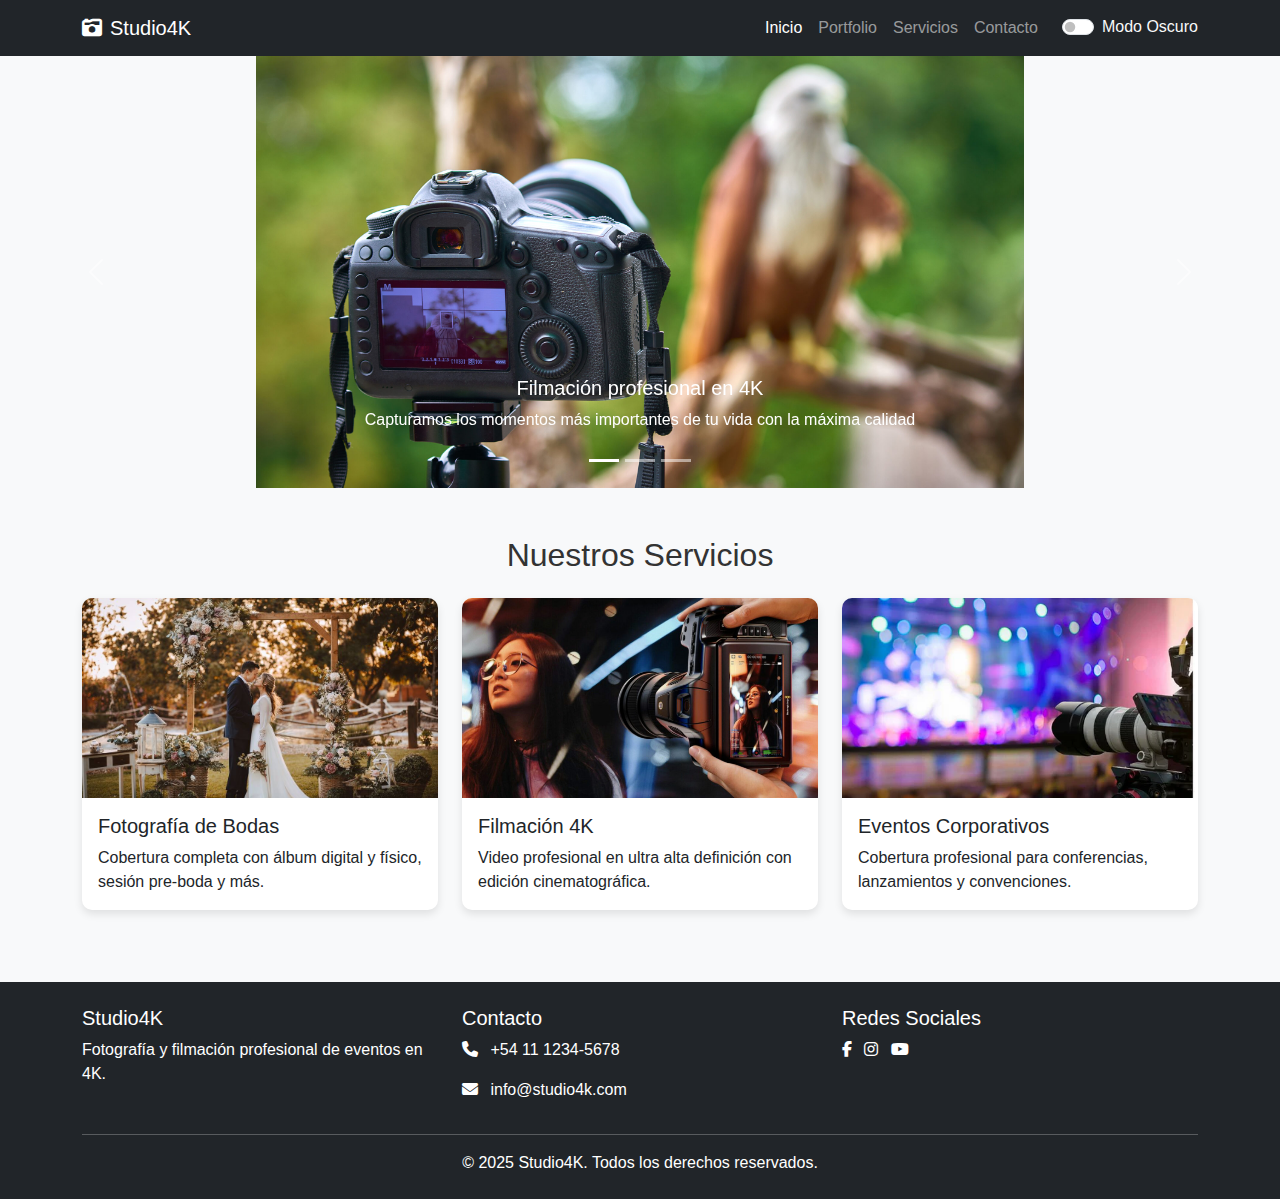
<file: Evaluacion_Colman/index.html>
<!DOCTYPE html>
<html lang="es">
<head>
    <meta charset="UTF-8">
    <meta name="viewport" content="width=device-width, initial-scale=1.0">
    <title>Fotografía y Filmación 4K | Eventos Profesionales</title>
    <!-- Bootstrap 5 CSS -->
    <link href="https://cdn.jsdelivr.net/npm/bootstrap@5.3.0/dist/css/bootstrap.min.css" rel="stylesheet">
    <!-- Font Awesome para íconos -->
    <link rel="stylesheet" href="https://cdnjs.cloudflare.com/ajax/libs/font-awesome/6.4.0/css/all.min.css">
    <!-- CSS personalizado -->
    <link rel="stylesheet" href="css/styles.css">
</head>
<body class="light-mode">
    <!-- Navegación principal -->
    <nav class="navbar navbar-expand-lg navbar-dark bg-dark">
        <div class="container">
            <a class="navbar-brand" href="index.html">
                <i class="fas fa-camera-retro me-2"></i>Studio4K
            </a>
            <button class="navbar-toggler" type="button" data-bs-toggle="collapse" data-bs-target="#navbarNav">
                <span class="navbar-toggler-icon"></span>
            </button>
            <div class="collapse navbar-collapse" id="navbarNav">
                <ul class="navbar-nav ms-auto">
                    <li class="nav-item">
                        <a class="nav-link active" href="index.html">Inicio</a>
                    </li>
                    <li class="nav-item">
                        <a class="nav-link" href="portfolio.html">Portfolio</a>
                    </li>
                    <li class="nav-item">
                        <a class="nav-link" href="servicios.html">Servicios</a>
                    </li>
                    <li class="nav-item">
                        <a class="nav-link" href="contacto.html">Contacto</a>
                    </li>
                </ul>
                <div class="ms-3 form-check form-switch">
                    <input class="form-check-input" type="checkbox" id="darkModeToggle">
                    <label class="form-check-label text-light" for="darkModeToggle">Modo Oscuro</label>
                </div>
            </div>
        </div>
    </nav>

    <!-- Slider principal -->
    <div id="mainSlider" class="carousel slide" data-bs-ride="carousel">
        <div class="carousel-indicators">
            <button type="button" data-bs-target="#mainSlider" data-bs-slide-to="0" class="active"></button>
            <button type="button" data-bs-target="#mainSlider" data-bs-slide-to="1"></button>
            <button type="button" data-bs-target="#mainSlider" data-bs-slide-to="2"></button>
        </div>
        <div class="carousel-inner">
            <div class="carousel-item active">
                <img src="images/slide2.jpg" class="d-block mx-auto" style="width: 60%; height: 50%;" alt="Evento de bodas">
                <div class="carousel-caption d-none d-md-block">
                    <h5>Filmación profesional en 4K</h5>
                    <p>Capturamos los momentos más importantes de tu vida con la máxima calidad</p>
                </div>
            </div>
            <div class="carousel-item">
                <img src="images/slide1.jpg" class="d-block mx-auto" style="width: 60%; height: 50%;" alt="Evento corporativo">
                <div class="carousel-caption d-none d-md-block">
                    <h5>Fotografía de eventos</h5>
                    <p>Imágenes profesionales para recordar cada detalle</p>
                </div>
            </div>
            <div class="carousel-item">
                <img src="images/slide3.jpg" class="d-block mx-auto" style="width: 60%; height: 50%;" alt="Edición profesional">
                <div class="carousel-caption d-none d-md-block">
                    <h5>Edición profesional</h5>
                    <p>Postproducción de video y fotografía para resultados perfectos</p>
                </div>
            </div>
        </div>
        <button class="carousel-control-prev" type="button" data-bs-target="#mainSlider" data-bs-slide="prev">
            <span class="carousel-control-prev-icon"></span>
        </button>
        <button class="carousel-control-next" type="button" data-bs-target="#mainSlider" data-bs-slide="next">
            <span class="carousel-control-next-icon"></span>
        </button>
    </div>

    <!-- Sección de servicios destacados -->
    <section class="container my-5">
        <h2 class="text-center mb-4">Nuestros Servicios</h2>
        <div class="row">
            <div class="col-md-4 mb-4">
                <div class="card h-100 service-card">
                    <img src="images/boda.jpg" class="card-img-top" alt="Fotografía de bodas">
                    <div class="card-body">
                        <h5 class="card-title">Fotografía de Bodas</h5>
                        <p class="card-text">Cobertura completa con álbum digital y físico, sesión pre-boda y más.</p>
                    </div>
                </div>
            </div>
            <div class="col-md-4 mb-4">
                <div class="card h-100 service-card">
                    <img src="images/filmacion.jpg" class="card-img-top" alt="Filmación 4K">
                    <div class="card-body">
                        <h5 class="card-title">Filmación 4K</h5>
                        <p class="card-text">Video profesional en ultra alta definición con edición cinematográfica.</p>
                    </div>
                </div>
            </div>
            <div class="col-md-4 mb-4">
                <div class="card h-100 service-card">
                    <img src="images/evento.jpg" class="card-img-top" alt="Eventos corporativos">
                    <div class="card-body">
                        <h5 class="card-title">Eventos Corporativos</h5>
                        <p class="card-text">Cobertura profesional para conferencias, lanzamientos y convenciones.</p>
                    </div>
                </div>
            </div>
        </div>
    </section>

    <!-- Footer -->
    <footer class="bg-dark text-white py-4">
        <div class="container">
            <div class="row">
                <div class="col-md-4">
                    <h5>Studio4K</h5>
                    <p>Fotografía y filmación profesional de eventos en 4K.</p>
                </div>
                <div class="col-md-4">
                    <h5>Contacto</h5>
                    <p><i class="fas fa-phone me-2"></i> +54 11 1234-5678</p>
                    <p><i class="fas fa-envelope me-2"></i> info@studio4k.com</p>
                </div>
                <div class="col-md-4">
                    <h5>Redes Sociales</h5>
                    <a href="#" class="text-white me-2"><i class="fab fa-facebook-f"></i></a>
                    <a href="#" class="text-white me-2"><i class="fab fa-instagram"></i></a>
                    <a href="#" class="text-white me-2"><i class="fab fa-youtube"></i></a>
                </div>
            </div>
            <hr>
            <div class="text-center">
                <p class="mb-0">&copy; 2025 Studio4K. Todos los derechos reservados.</p>
            </div>
        </div>
    </footer>

    <!-- Bootstrap JS y dependencias -->
    <script src="https://cdn.jsdelivr.net/npm/bootstrap@5.3.0/dist/js/bootstrap.bundle.min.js"></script>
    <!-- JS personalizado -->
    <script src="js/main.js"></script>
</body>
</html>
</file>
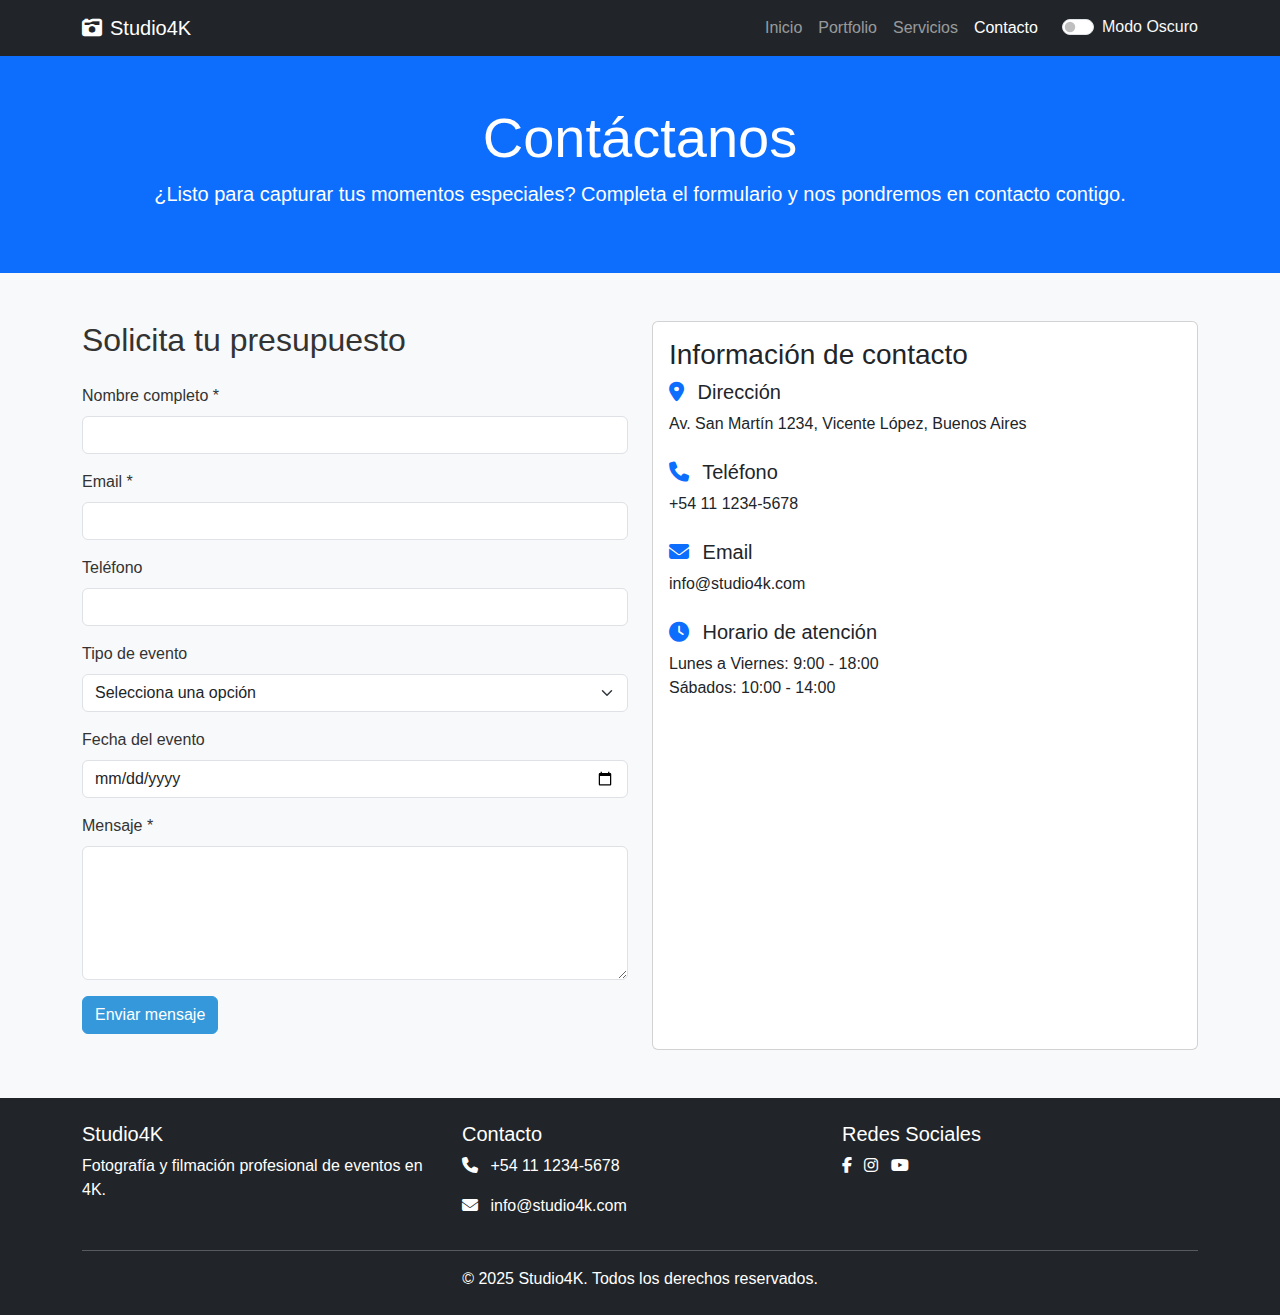
<file: Evaluacion_Colman/contacto.html>
<!DOCTYPE html>
<html lang="es">
<head>
    <meta charset="UTF-8">
    <meta name="viewport" content="width=device-width, initial-scale=1.0">
    <title>Contacto | Studio4K - Fotografía y Filmación 4K</title>
    <!-- Bootstrap 5 CSS -->
    <link href="https://cdn.jsdelivr.net/npm/bootstrap@5.3.0/dist/css/bootstrap.min.css" rel="stylesheet">
    <!-- Font Awesome para íconos -->
    <link rel="stylesheet" href="https://cdnjs.cloudflare.com/ajax/libs/font-awesome/6.4.0/css/all.min.css">
    <!-- CSS personalizado -->
    <link rel="stylesheet" href="css/styles.css">
</head>
<body class="light-mode">
    <!-- Menu -->
    <nav class="navbar navbar-expand-lg navbar-dark bg-dark">
        <div class="container">
            <a class="navbar-brand" href="index.html">
                <i class="fas fa-camera-retro me-2"></i>Studio4K
            </a>
            <button class="navbar-toggler" type="button" data-bs-toggle="collapse" data-bs-target="#navbarNav">
                <span class="navbar-toggler-icon"></span>
            </button>
            <div class="collapse navbar-collapse" id="navbarNav">
                <ul class="navbar-nav ms-auto">
                    <li class="nav-item">
                        <a class="nav-link" href="index.html">Inicio</a>
                    </li>
                    <li class="nav-item">
                        <a class="nav-link" href="portfolio.html">Portfolio</a>
                    </li>
                    <li class="nav-item">
                        <a class="nav-link" href="servicios.html">Servicios</a>
                    </li>
                    <li class="nav-item">
                        <a class="nav-link active" href="contacto.html">Contacto</a>
                    </li>
                </ul>
                <div class="ms-3 form-check form-switch">
                    <input class="form-check-input" type="checkbox" id="darkModeToggle">
                    <label class="form-check-label text-light" for="darkModeToggle">Modo Oscuro</label>
                </div>
            </div>
        </div>
    </nav>

    <!-- Cabecera -->
    <section class="bg-primary text-white py-5">
        <div class="container text-center">
            <h1 class="display-4">Contáctanos</h1>
            <p class="lead">¿Listo para capturar tus momentos especiales? Completa el formulario y nos pondremos en contacto contigo.</p>
        </div>
    </section>

    <!-- Form -->
    <section class="container my-5">
        <div class="row">
            <div class="col-lg-6 fade-in">
                <h2 class="mb-4">Solicita tu presupuesto</h2>
                <form id="contactForm" action="php/contacto.php" method="POST">
                    <div class="mb-3">
                        <label for="nombre" class="form-label">Nombre completo *</label>
                        <input type="text" class="form-control" id="nombre" name="nombre" required>
                        <div class="invalid-feedback">Por favor ingresa tu nombre</div>
                    </div>
                    <div class="mb-3">
                        <label for="email" class="form-label">Email *</label>
                        <input type="email" class="form-control" id="email" name="email" required>
                        <div class="invalid-feedback">Por favor ingresa un email válido</div>
                    </div>
                    <div class="mb-3">
                        <label for="telefono" class="form-label">Teléfono</label>
                        <input type="tel" class="form-control" id="telefono" name="telefono">
                    </div>
                    <div class="mb-3">
                        <label for="evento" class="form-label">Tipo de evento</label>
                        <select class="form-select" id="evento" name="evento">
                            <option value="" selected>Selecciona una opción</option>
                            <option value="Boda">Boda</option>
                            <option value="Cumpleaños">Cumpleaños</option>
                            <option value="Evento Corporativo">Evento Corporativo</option>
                            <option value="Graduación">Graduación</option>
                            <option value="Otro">Otro</option>
                        </select>
                    </div>
                    <div class="mb-3">
                        <label for="fecha_evento" class="form-label">Fecha del evento</label>
                        <input type="date" class="form-control" id="fecha_evento" name="fecha_evento">
                    </div>
                    <div class="mb-3">
                        <label for="mensaje" class="form-label">Mensaje *</label>
                        <textarea class="form-control" id="mensaje" name="mensaje" rows="5" required></textarea>
                        <div class="invalid-feedback">Por favor escribe tu mensaje</div>
                    </div>
                    <button type="submit" class="btn btn-primary">Enviar mensaje</button>
                </form>
                <div id="formResponse" class="mt-3"></div>
            </div>
            <div class="col-lg-6 fade-in">
                <div class="card h-100">
                    <div class="card-body">
                        <h3 class="card-title">Información de contacto</h3>
                        <div class="mb-4">
                            <h5><i class="fas fa-map-marker-alt text-primary me-2"></i> Dirección</h5>
                            <p>Av. San Martín 1234, Vicente López, Buenos Aires</p>
                        </div>
                        <div class="mb-4">
                            <h5><i class="fas fa-phone text-primary me-2"></i> Teléfono</h5>
                            <p>+54 11 1234-5678</p>
                        </div>
                        <div class="mb-4">
                            <h5><i class="fas fa-envelope text-primary me-2"></i> Email</h5>
                            <p>info@studio4k.com</p>
                        </div>
                        <div class="mb-0">
                            <h5><i class="fas fa-clock text-primary me-2"></i> Horario de atención</h5>
                            <p class="mb-0">Lunes a Viernes: 9:00 - 18:00<br>Sábados: 10:00 - 14:00</p>
                        </div>
                    </div>
                </div>
            </div>
        </div>
    </section>

    <!-- Pie de pagina -->
    <footer class="bg-dark text-white py-4">
        <div class="container">
            <div class="row">
                <div class="col-md-4">
                    <h5>Studio4K</h5>
                    <p>Fotografía y filmación profesional de eventos en 4K.</p>
                </div>
                <div class="col-md-4">
                    <h5>Contacto</h5>
                    <p><i class="fas fa-phone me-2"></i> +54 11 1234-5678</p>
                    <p><i class="fas fa-envelope me-2"></i> info@studio4k.com</p>
                </div>
                <div class="col-md-4">
                    <h5>Redes Sociales</h5>
                    <a href="#" class="text-white me-2"><i class="fab fa-facebook-f"></i></a>
                    <a href="#" class="text-white me-2"><i class="fab fa-instagram"></i></a>
                    <a href="#" class="text-white me-2"><i class="fab fa-youtube"></i></a>
                </div>
            </div>
            <hr>
            <div class="text-center">
                <p class="mb-0">&copy; 2025 Studio4K. Todos los derechos reservados.</p>
            </div>
        </div>
    </footer>

    <script src="https://cdn.jsdelivr.net/npm/bootstrap@5.3.0/dist/js/bootstrap.bundle.min.js"></script>
    <script src="js/main.js"></script>

</body>
</html>
</file>
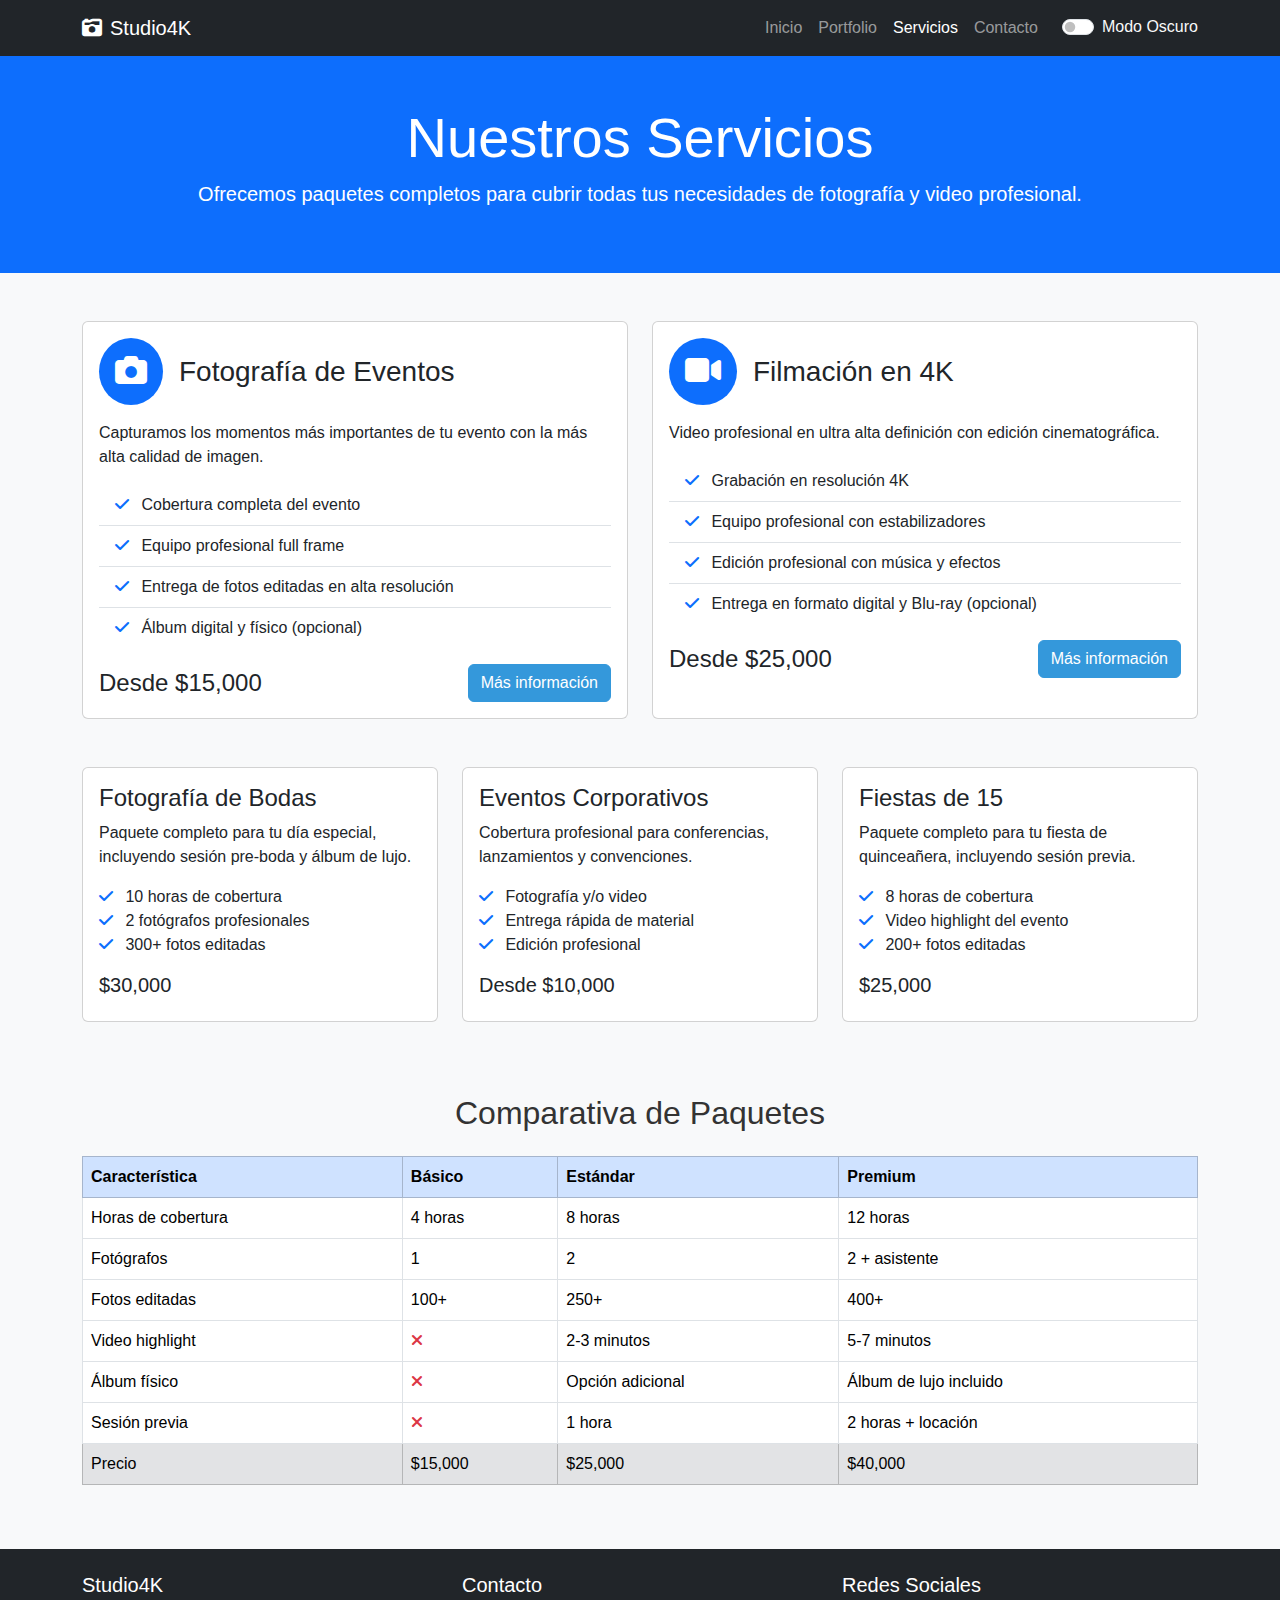
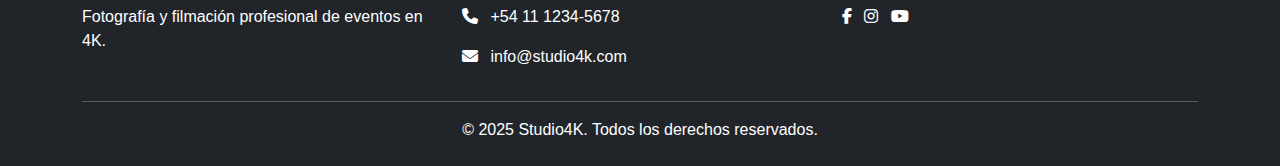
<file: Evaluacion_Colman/servicios.html>
<!DOCTYPE html>
<html lang="es">
<head>
    <meta charset="UTF-8">
    <meta name="viewport" content="width=device-width, initial-scale=1.0">
    <title>Servicios | Studio4K - Fotografía y Filmación 4K</title>
    <!-- Bootstrap 5 CSS -->
    <link href="https://cdn.jsdelivr.net/npm/bootstrap@5.3.0/dist/css/bootstrap.min.css" rel="stylesheet">
    <!-- Font Awesome para íconos -->
    <link rel="stylesheet" href="https://cdnjs.cloudflare.com/ajax/libs/font-awesome/6.4.0/css/all.min.css">
    <!-- CSS personalizado -->
    <link rel="stylesheet" href="css/styles.css">
</head>
<body class="light-mode">
    <!-- Barra de navegación -->
    <nav class="navbar navbar-expand-lg navbar-dark bg-dark">
        <div class="container">
            <a class="navbar-brand" href="index.html">
                <i class="fas fa-camera-retro me-2"></i>Studio4K
            </a>
            <button class="navbar-toggler" type="button" data-bs-toggle="collapse" data-bs-target="#navbarNav">
                <span class="navbar-toggler-icon"></span>
            </button>
            <div class="collapse navbar-collapse" id="navbarNav">
                <ul class="navbar-nav ms-auto">
                    <li class="nav-item">
                        <a class="nav-link" href="index.html">Inicio</a>
                    </li>
                    <li class="nav-item">
                        <a class="nav-link" href="portfolio.html">Portfolio</a>
                    </li>
                    <li class="nav-item">
                        <a class="nav-link active" href="servicios.html">Servicios</a>
                    </li>
                    <li class="nav-item">
                        <a class="nav-link" href="contacto.html">Contacto</a>
                    </li>
                </ul>
                <div class="ms-3 form-check form-switch">
                    <input class="form-check-input" type="checkbox" id="darkModeToggle">
                    <label class="form-check-label text-light" for="darkModeToggle">Modo Oscuro</label>
                </div>
            </div>
        </div>
    </nav>

    <!-- Hero Section -->
    <section class="bg-primary text-white py-5">
        <div class="container text-center">
            <h1 class="display-4">Nuestros Servicios</h1>
            <p class="lead">Ofrecemos paquetes completos para cubrir todas tus necesidades de fotografía y video profesional.</p>
        </div>
    </section>

    <!-- Servicios principales -->
    <section class="container my-5">
        <div class="row">
            <div class="col-md-6 mb-4 fade-in">
                <div class="card h-100">
                    <div class="card-body">
                        <div class="d-flex align-items-center mb-3">
                            <div class="bg-primary p-3 rounded-circle me-3">
                                <i class="fas fa-camera text-white fa-2x"></i>
                            </div>
                            <h3 class="mb-0">Fotografía de Eventos</h3>
                        </div>
                        <p>Capturamos los momentos más importantes de tu evento con la más alta calidad de imagen.</p>
                        <ul class="list-group list-group-flush mb-3">
                            <li class="list-group-item">
                                <i class="fas fa-check text-primary me-2"></i> Cobertura completa del evento
                            </li>
                            <li class="list-group-item">
                                <i class="fas fa-check text-primary me-2"></i> Equipo profesional full frame
                            </li>
                            <li class="list-group-item">
                                <i class="fas fa-check text-primary me-2"></i> Entrega de fotos editadas en alta resolución
                            </li>
                            <li class="list-group-item">
                                <i class="fas fa-check text-primary me-2"></i> Álbum digital y físico (opcional)
                            </li>
                        </ul>
                        <div class="d-flex justify-content-between align-items-center">
                            <h4 class="mb-0">Desde $15,000</h4>
                            <button class="btn btn-primary" data-bs-toggle="modal" data-bs-target="#fotografiaModal">
                                Más información
                            </button>
                        </div>
                    </div>
                </div>
            </div>
            
            <div class="col-md-6 mb-4 fade-in">
                <div class="card h-100">
                    <div class="card-body">
                        <div class="d-flex align-items-center mb-3">
                            <div class="bg-primary p-3 rounded-circle me-3">
                                <i class="fas fa-video text-white fa-2x"></i>
                            </div>
                            <h3 class="mb-0">Filmación en 4K</h3>
                        </div>
                        <p>Video profesional en ultra alta definición con edición cinematográfica.</p>
                        <ul class="list-group list-group-flush mb-3">
                            <li class="list-group-item">
                                <i class="fas fa-check text-primary me-2"></i> Grabación en resolución 4K
                            </li>
                            <li class="list-group-item">
                                <i class="fas fa-check text-primary me-2"></i> Equipo profesional con estabilizadores
                            </li>
                            <li class="list-group-item">
                                <i class="fas fa-check text-primary me-2"></i> Edición profesional con música y efectos
                            </li>
                            <li class="list-group-item">
                                <i class="fas fa-check text-primary me-2"></i> Entrega en formato digital y Blu-ray (opcional)
                            </li>
                        </ul>
                        <div class="d-flex justify-content-between align-items-center">
                            <h4 class="mb-0">Desde $25,000</h4>
                            <button class="btn btn-primary" data-bs-toggle="modal" data-bs-target="#videoModal">
                                Más información
                            </button>
                        </div>
                    </div>
                </div>
            </div>
        </div>
        
        <div class="row mt-4">
            <div class="col-md-4 mb-4 fade-in">
                <div class="card h-100">
                    <div class="card-body">
                        <h4 class="card-title">Fotografía de Bodas</h4>
                        <p class="card-text">Paquete completo para tu día especial, incluyendo sesión pre-boda y álbum de lujo.</p>
                        <ul class="list-unstyled">
                            <li><i class="fas fa-check text-primary me-2"></i> 10 horas de cobertura</li>
                            <li><i class="fas fa-check text-primary me-2"></i> 2 fotógrafos profesionales</li>
                            <li><i class="fas fa-check text-primary me-2"></i> 300+ fotos editadas</li>
                        </ul>
                        <h5>$30,000</h5>
                    </div>
                </div>
            </div>
            
            <div class="col-md-4 mb-4 fade-in">
                <div class="card h-100">
                    <div class="card-body">
                        <h4 class="card-title">Eventos Corporativos</h4>
                        <p class="card-text">Cobertura profesional para conferencias, lanzamientos y convenciones.</p>
                        <ul class="list-unstyled">
                            <li><i class="fas fa-check text-primary me-2"></i> Fotografía y/o video</li>
                            <li><i class="fas fa-check text-primary me-2"></i> Entrega rápida de material</li>
                            <li><i class="fas fa-check text-primary me-2"></i> Edición profesional</li>
                        </ul>
                        <h5>Desde $10,000</h5>
                    </div>
                </div>
            </div>
            
            <div class="col-md-4 mb-4 fade-in">
                <div class="card h-100">
                    <div class="card-body">
                        <h4 class="card-title">Fiestas de 15</h4>
                        <p class="card-text">Paquete completo para tu fiesta de quinceañera, incluyendo sesión previa.</p>
                        <ul class="list-unstyled">
                            <li><i class="fas fa-check text-primary me-2"></i> 8 horas de cobertura</li>
                            <li><i class="fas fa-check text-primary me-2"></i> Video highlight del evento</li>
                            <li><i class="fas fa-check text-primary me-2"></i> 200+ fotos editadas</li>
                        </ul>
                        <h5>$25,000</h5>
                    </div>
                </div>
            </div>
        </div>
    </section>

    <!-- Comparativa de paquetes -->
    <section class="container my-5">
        <h2 class="text-center mb-4">Comparativa de Paquetes</h2>
        <div class="table-responsive">
            <table class="table table-bordered table-hover">
                <thead class="table-primary">
                    <tr>
                        <th>Característica</th>
                        <th>Básico</th>
                        <th>Estándar</th>
                        <th>Premium</th>
                    </tr>
                </thead>
                <tbody>
                    <tr>
                        <td>Horas de cobertura</td>
                        <td>4 horas</td>
                        <td>8 horas</td>
                        <td>12 horas</td>
                    </tr>
                    <tr>
                        <td>Fotógrafos</td>
                        <td>1</td>
                        <td>2</td>
                        <td>2 + asistente</td>
                    </tr>
                    <tr>
                        <td>Fotos editadas</td>
                        <td>100+</td>
                        <td>250+</td>
                        <td>400+</td>
                    </tr>
                    <tr>
                        <td>Video highlight</td>
                        <td><i class="fas fa-times text-danger"></i></td>
                        <td>2-3 minutos</td>
                        <td>5-7 minutos</td>
                    </tr>
                    <tr>
                        <td>Álbum físico</td>
                        <td><i class="fas fa-times text-danger"></i></td>
                        <td>Opción adicional</td>
                        <td>Álbum de lujo incluido</td>
                    </tr>
                    <tr>
                        <td>Sesión previa</td>
                        <td><i class="fas fa-times text-danger"></i></td>
                        <td>1 hora</td>
                        <td>2 horas + locación</td>
                    </tr>
                    <tr class="table-secondary">
                        <td>Precio</td>
                        <td>$15,000</td>
                        <td>$25,000</td>
                        <td>$40,000</td>
                    </tr>
                </tbody>
            </table>
        </div>
    </section>

    <!-- Modales -->
    <div class="modal fade" id="fotografiaModal" tabindex="-1">
        <div class="modal-dialog modal-lg">
            <div class="modal-content">
                <div class="modal-header">
                    <h5 class="modal-title">Fotografía de Eventos</h5>
                    <button type="button" class="btn-close" data-bs-dismiss="modal"></button>
                </div>
                <div class="modal-body">
                    <div class="row">
                        <div class="col-md-6">
                            <img src="images/slide1.jpg" class="img-fluid rounded mb-3" alt="Fotografía profesional">
                        </div>
                        <div class="col-md-6">
                            <h4>Detalles del servicio</h4>
                            <p>Nuestro servicio de fotografía profesional captura cada momento importante de tu evento con la más alta calidad. Utilizamos equipos de última generación y técnicas profesionales para garantizar resultados excepcionales.</p>
                            <ul>
                                <li>Cobertura completa del evento</li>
                                <li>Equipo profesional full frame</li>
                                <li>Fotos editadas individualmente</li>
                                <li>Entrega en alta resolución</li>
                                <li>Álbum digital interactivo</li>
                            </ul>
                            <p class="fw-bold">Precio base: $15,000 (4 horas de cobertura)</p>
                        </div>
                    </div>
                </div>
                <div class="modal-footer">
                    <button type="button" class="btn btn-secondary" data-bs-dismiss="modal">Cerrar</button>
                    <a href="contacto.html" class="btn btn-primary">Solicitar presupuesto</a>
                </div>
            </div>
        </div>
    </div>

    <div class="modal fade" id="videoModal" tabindex="-1">
        <div class="modal-dialog modal-lg">
            <div class="modal-content">
                <div class="modal-header">
                    <h5 class="modal-title">Filmación en 4K</h5>
                    <button type="button" class="btn-close" data-bs-dismiss="modal"></button>
                </div>
                <div class="modal-body">
                    <div class="row">
                        <div class="col-md-6">
                            <div class="ratio ratio-16x9">
                                <iframe src="https://www.youtube.com/embed/ejemplo3" allowfullscreen></iframe>
                            </div>
                        </div>
                        <div class="col-md-6">
                            <h4>Detalles del servicio</h4>
                            <p>Filmación profesional en resolución 4K con edición cinematográfica. Ideal para bodas, eventos corporativos y producciones especiales que requieran la máxima calidad de video.</p>
                            <ul>
                                <li>Grabación en 4K con múltiples cámaras</li>
                                <li>Estabilizadores profesionales</li>
                                <li>Audio de alta calidad</li>
                                <li>Edición profesional con música y efectos</li>
                                <li>Entrega en múltiples formatos</li>
                            </ul>
                            <p class="fw-bold">Precio base: $25,000 (4 horas de cobertura)</p>
                        </div>
                    </div>
                </div>
                <div class="modal-footer">
                    <button type="button" class="btn btn-secondary" data-bs-dismiss="modal">Cerrar</button>
                    <a href="contacto.html" class="btn btn-primary">Solicitar presupuesto</a>
                </div>
            </div>
        </div>
    </div>

    <!-- Footer -->
    <footer class="bg-dark text-white py-4">
        <div class="container">
            <div class="row">
                <div class="col-md-4">
                    <h5>Studio4K</h5>
                    <p>Fotografía y filmación profesional de eventos en 4K.</p>
                </div>
                <div class="col-md-4">
                    <h5>Contacto</h5>
                    <p><i class="fas fa-phone me-2"></i> +54 11 1234-5678</p>
                    <p><i class="fas fa-envelope me-2"></i> info@studio4k.com</p>
                </div>
                <div class="col-md-4">
                    <h5>Redes Sociales</h5>
                    <a href="#" class="text-white me-2"><i class="fab fa-facebook-f"></i></a>
                    <a href="#" class="text-white me-2"><i class="fab fa-instagram"></i></a>
                    <a href="#" class="text-white me-2"><i class="fab fa-youtube"></i></a>
                </div>
            </div>
            <hr>
            <div class="text-center">
                <p class="mb-0">&copy; 2025 Studio4K. Todos los derechos reservados.</p>
            </div>
        </div>
    </footer>

    <!-- Bootstrap JS y dependencias -->
    <script src="https://cdn.jsdelivr.net/npm/bootstrap@5.3.0/dist/js/bootstrap.bundle.min.js"></script>
    <!-- JS personalizado -->
    <script src="js/main.js"></script>
</body>
</html>
</file>
<file: Evaluacion_Colman/css/styles.css>
:root {
    --primary-color: #3498db;
    --secondary-color: #2c3e50;
    --light-text: #333;
    --dark-text: #f8f9fa;
    --light-bg: #f8f9fa;
    --dark-bg: #212529;
    --transition-speed: 0.3s;
}

/* Base */
body {
    font-family: 'Segoe UI', Tahoma, Geneva, Verdana, sans-serif;
    transition: background-color var(--transition-speed), color var(--transition-speed);
}

.light-mode {
    background-color: var(--light-bg);
    color: var(--light-text);
}

.dark-mode {
    background-color: var(--dark-bg);
    color: var(--dark-text);
}

.dark-mode .navbar {
    background-color: #1a1a1a !important;
}

.dark-mode .card {
    background-color: #2c2c2c;
    color: var(--dark-text);
}

.dark-mode .form-control, .dark-mode .form-select {
    background-color: #3d3d3d;
    color: var(--dark-text);
    border-color: #4d4d4d;
}

/* Cards */
.service-card {
    transition: transform 0.3s ease, box-shadow 0.3s ease;
    border: none;
    border-radius: 10px;
    overflow: hidden;
    box-shadow: 0 4px 8px rgba(0, 0, 0, 0.1);
}

.service-card .card-img-top {
    height: 200px;
    object-fit: cover;
    object-position: center;
}

.service-card:hover {
    transform: translateY(-10px);
    box-shadow: 0 10px 20px rgba(0, 0, 0, 0.2);
}

/* Fx */
@keyframes fadeIn {
    from { opacity: 0; }
    to { opacity: 1; }
}

.fade-in {
    animation: fadeIn 1s ease-in;
}

/* Dark mode */
.dark-mode-toggle {
    cursor: pointer;
}

/* Gallery */
.gallery-img {
    cursor: pointer;
    transition: transform 0.3s ease;
    margin-bottom: 15px;
    border-radius: 5px;
    overflow: hidden;
}

.gallery-img:hover {
    transform: scale(1.03);
}

/* Lightbox */
.lightbox {
    display: none;
    position: fixed;
    top: 0;
    left: 0;
    width: 100%;
    height: 100%;
    background-color: rgba(0, 0, 0, 0.9);
    z-index: 1000;
    justify-content: center;
    align-items: center;
}

.lightbox img {
    max-width: 90%;
    max-height: 90%;
}

.lightbox-close {
    position: absolute;
    top: 20px;
    right: 30px;
    color: white;
    font-size: 30px;
    cursor: pointer;
}

/* Formularios */
.form-control:focus, .form-select:focus {
    border-color: var(--primary-color);
    box-shadow: 0 0 0 0.25rem rgba(52, 152, 219, 0.25);
}

.btn-primary {
    background-color: var(--primary-color);
    border-color: var(--primary-color);
}

.btn-primary:hover {
    background-color: #2980b9;
    border-color: #2980b9;
}

/* Responsive adjustments */
@media (max-width: 768px) {
    .carousel-caption h5 {
        font-size: 1.2rem;
    }
    
    .carousel-caption p {
        font-size: 0.9rem;
    }
}
</file>
